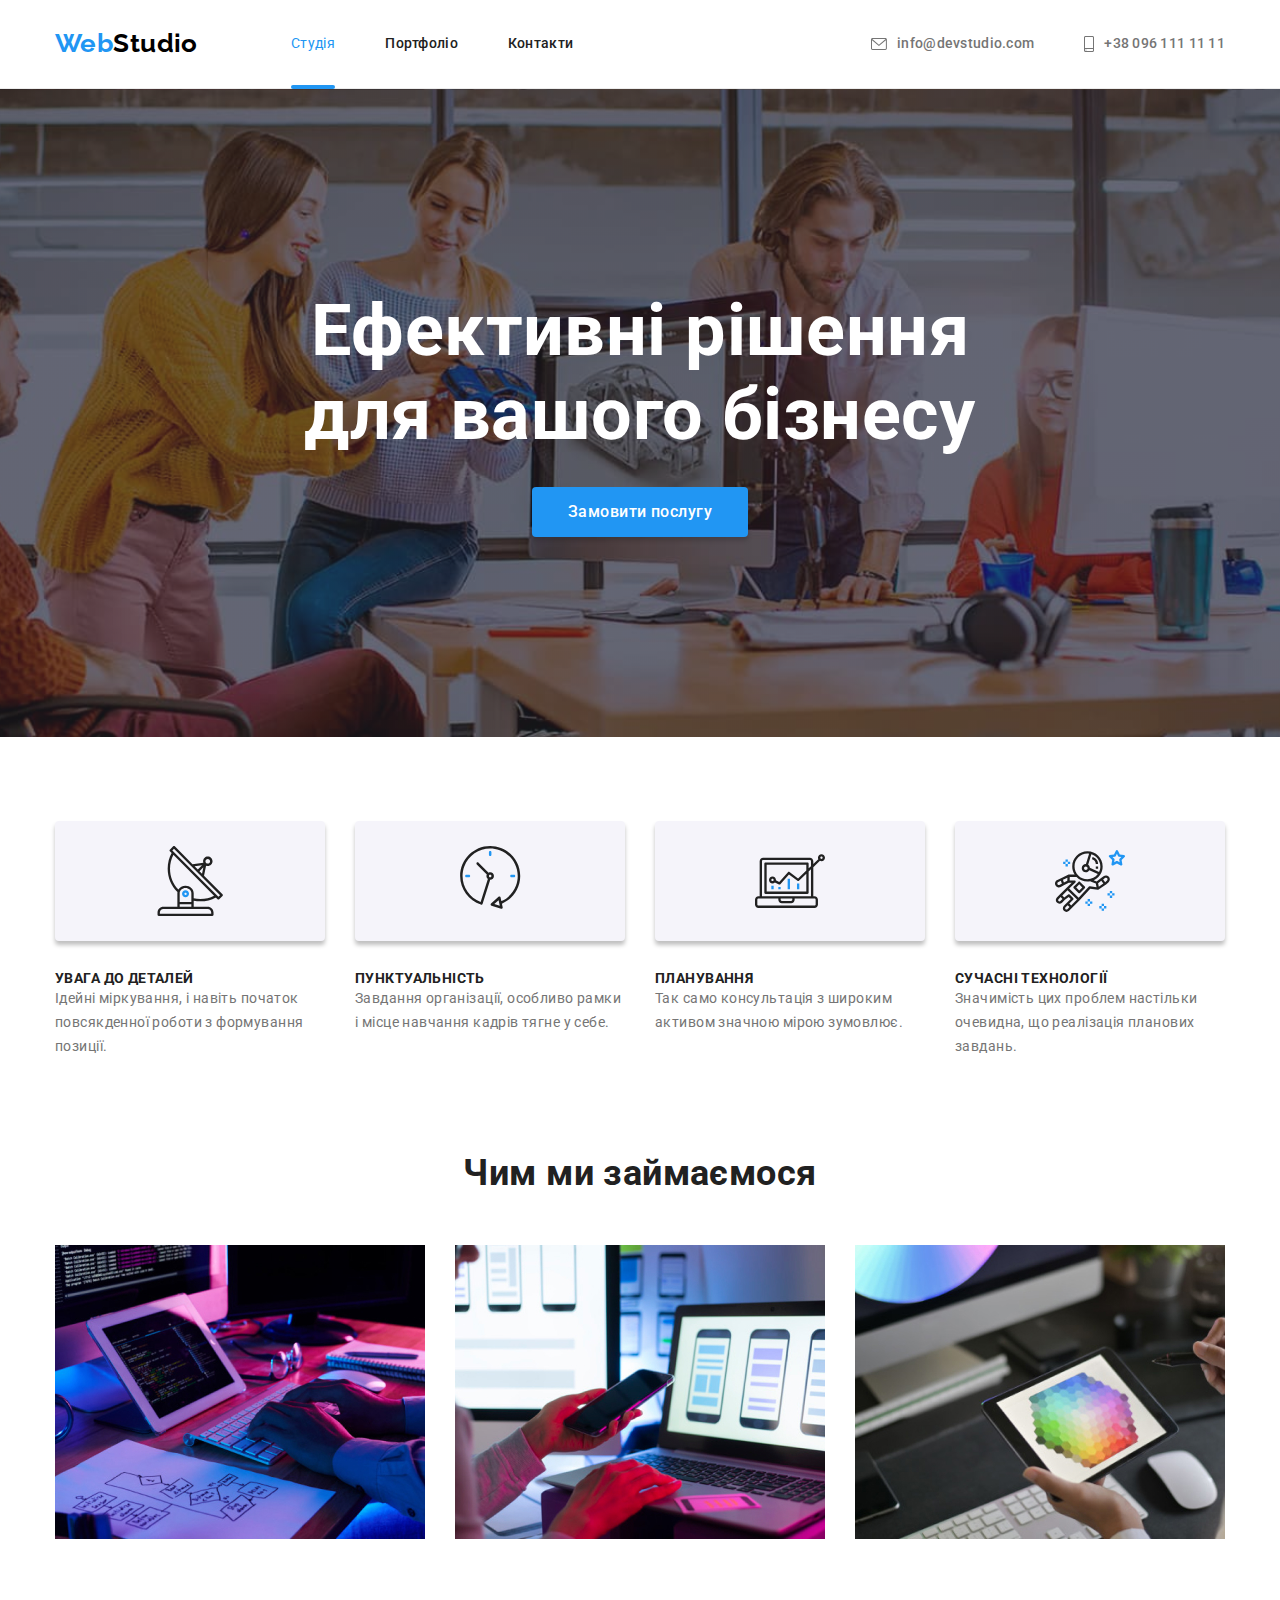
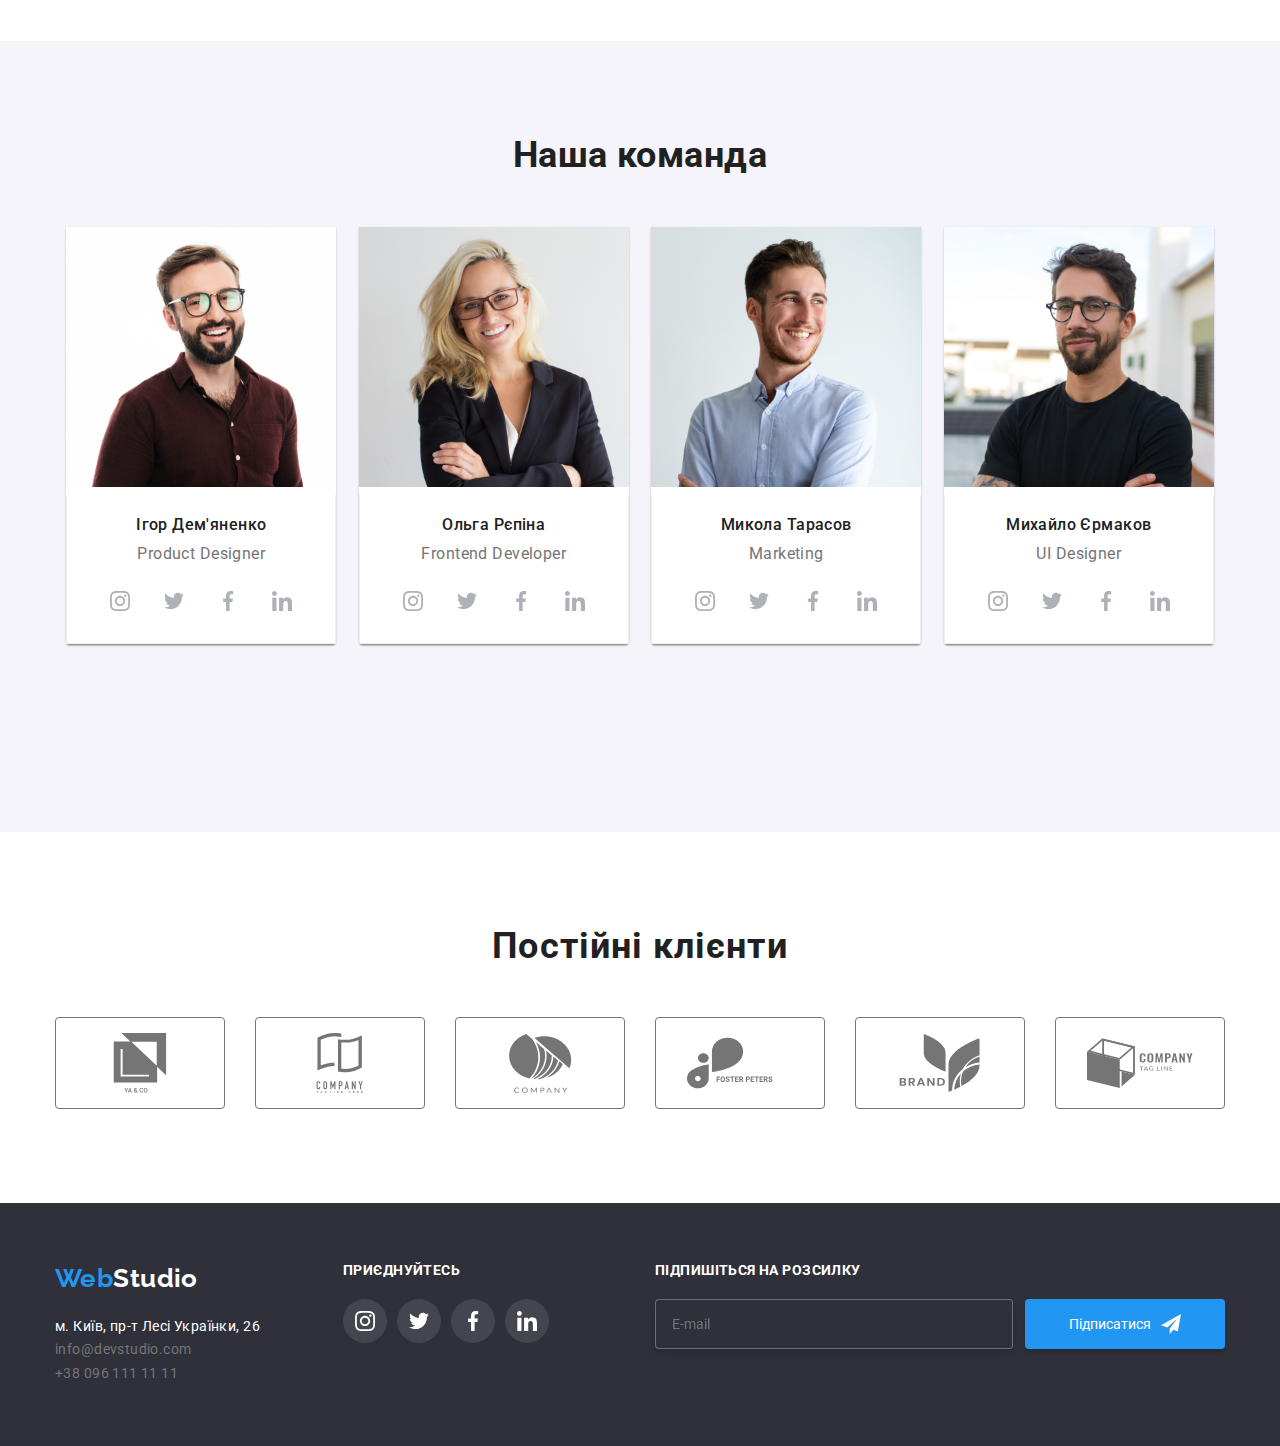
<file: index.html>
<!DOCTYPE html>
<html lang="uk">
  <head>
    <meta charset="UTF-8" />
    <meta http-equiv="X-UA-Compatible" content="IE=edge" />
    <meta name="viewport" content="width=device-width, initial-scale=1.0" />
    <title>Студія</title>
    <link rel="preconnect" href="https://fonts.googleapis.com" />
    <link rel="preconnect" href="https://fonts.gstatic.com" crossorigin />
    <link
      href="https://fonts.googleapis.com/css2?family=Raleway:wght@700&family=Roboto:wght@400;500;700;900&display=swap"
      rel="stylesheet"
    />
    <link
      rel="stylesheet"
      href="https://cdnjs.cloudflare.com/ajax/libs/modern-normalize/1.1.0/modern-normalize.min.css"
    />
    <link rel="stylesheet" href="./css/styles.css" />
  </head>
  <!-- сторінка -->
  <body class="page">
    <!-- shapka -->
    <header class="header">
      <!-- контейнер -->
      <div class="container">
        <!-- навігація сторінки -->
        <nav class="site-nav">
          <!-- logo -->
          <a class="link-logo" href="./index.html"><span class="accent">Web</span>Studio</a>
          <!-- лінки навігації -->
          <ul class="header-list">
            <li>
              <a class="header-link-current" href="./index.html">Студія</a>
            </li>
            <li>
              <a class="header-link" href="./portfolio.html">Портфоліо</a>
            </li>
            <li>
              <a class="header-link" href="">Контакти</a>
            </li>
          </ul>
        </nav>
        <!-- інфо посилання -->
        <ul class="header-list">
          <li class="item">
            <a class="link-info" href="mailto:info@devstudio.com">
              <svg class="icon" width="16" height="12">
                <use href="./img/symbol-defs.svg#icon-mail"></use>
              </svg>
              info@devstudio.com</a
            >
          </li>
          <li class="item">
            <a class="link-info" href="tel:+380961111111">
              <svg class="icon" width="10" height="16">
                <use href="./img/symbol-defs.svg#icon-smartphone"></use>
              </svg>
              +38 096 111 11 11</a
            >
          </li>
        </ul>
      </div>
    </header>

    <main class="main">
      <section class="hero">
        <div class="container">
          <h1 class="hero-title">Ефективні рішення для вашого бізнесу</h1>
          <button class="button primary" type="button" data-modal-open>Замовити послугу</button>
        </div>
      </section>

      <section class="features">
        <div class="container">
          <h2 class="visually-hidden">Особливості нашої компанії</h2>
          <ul class="features-list">
            <li class="list-item">
              <div class="wrapper">
                <svg class="icon" width="70" height="70">
                  <use href="./img/symbol-defs.svg#icon-antenna"></use>
                </svg>
              </div>
              <h3 class="features-title">Увага до деталей</h3>
              <p class="features-description">
                Ідейні міркування, і навіть початок повсякденної роботи з формування позиції.
              </p>
            </li>
            <li class="list-item">
              <div class="wrapper">
                <svg class="icon" width="70" height="70">
                  <use href="./img/symbol-defs.svg#icon-clock"></use>
                </svg>
              </div>
              <h3 class="features-title">Пунктуальність</h3>
              <p class="features-description">
                Завдання організації, особливо рамки і місце навчання кадрів тягне у себе.
              </p>
            </li>
            <li class="list-item">
              <div class="wrapper">
                <svg class="icon" width="70" height="70">
                  <use href="./img/symbol-defs.svg#icon-diagram"></use>
                </svg>
              </div>
              <h3 class="features-title">Планування</h3>
              <p class="features-description">
                Так само консультація з широким активом значною мірою зумовлює.
              </p>
            </li>
            <li class="list-item">
              <div class="wrapper">
                <svg class="icon" width="70" height="70">
                  <use href="./img/symbol-defs.svg#icon-astronaut"></use>
                </svg>
              </div>
              <h3 class="features-title">Сучасні технології</h3>
              <p class="features-description">
                Значимість цих проблем настільки очевидна, що реалізація планових завдань.
              </p>
            </li>
          </ul>
        </div>
      </section>

      <section class="work-examples">
        <div class="container">
          <h2 class="work-title">Чим ми займаємося</h2>
          <ul class="work-list">
            <li>
              <img src="./img/box-1.jpg" alt="Людина працює за комп'ютером" width="370" />
            </li>
            <li>
              <img src="./img/box-2.jpg" alt="Людина працює за комп'ютером" width="370" />
            </li>

            <li>
              <img src="./img/box-3.jpg" alt="Людина працює за комп'ютером" width="370" />
            </li>
          </ul>
        </div>
      </section>

      <section class="team">
        <div class="container">
          <h2 class="team-primary-title">Наша команда</h2>
          <ul class="team-list">
            <li class="card-item">
              <img
                src="./img/card-ihor.jpg"
                alt="Дизайнер Ігор Дем'яненко"
                width="270"
                height="260"
              />
              <div class="title-box">
                <h3 class="team-title">Ігор Дем'яненко</h3>
                <p class="team-description" lang="en">Product Designer</p>
                <ul class="list social-net-list">
                  <li class="item">
                    <a class="link" href="https://www.instagram.com/">
                      <svg class="icon" width="20" height="20">
                        <use href="./img/symbol-defs.svg#icon-instagram"></use>
                      </svg>
                    </a>
                  </li>
                  <li class="item">
                    <a class="link" href="https://www.twitter.com/">
                      <svg class="icon" width="20" height="20">
                        <use href="./img/symbol-defs.svg#icon-twitter"></use>
                      </svg>
                    </a>
                  </li>
                  <li class="item">
                    <a class="link" href="https://www.facebook.com/">
                      <svg class="icon" width="20" height="20">
                        <use href="./img/symbol-defs.svg#icon-facebook"></use>
                      </svg>
                    </a>
                  </li>
                  <li class="item">
                    <a class="link" href="https://www.linkedin.com/">
                      <svg class="icon" width="20" height="20">
                        <use href="./img/symbol-defs.svg#icon-linkedin"></use>
                      </svg>
                    </a>
                  </li>
                </ul>
              </div>
            </li>
            <li class="card-item">
              <img
                src="./img/card-olga.jpg"
                alt="Фронт Енд розробник Ольга Рєпіна"
                width="270"
                height="260"
              />
              <div class="title-box">
                <h3 class="team-title">Ольга Рєпіна</h3>
                <p class="team-description" lang="en">Frontend Developer</p>
                <ul class="list social-net-list">
                  <li class="item">
                    <a class="link" href="https://www.instagram.com/">
                      <svg class="icon" width="20" height="20">
                        <use href="./img/symbol-defs.svg#icon-instagram"></use>
                      </svg>
                    </a>
                  </li>
                  <li class="item">
                    <a class="link" href="https://www.twitter.com/">
                      <svg class="icon" width="20" height="20">
                        <use href="./img/symbol-defs.svg#icon-twitter"></use>
                      </svg>
                    </a>
                  </li>
                  <li class="item">
                    <a class="link" href="https://www.facebook.com/">
                      <svg class="icon" width="20" height="20">
                        <use href="./img/symbol-defs.svg#icon-facebook"></use>
                      </svg>
                    </a>
                  </li>
                  <li class="item">
                    <a class="link" href="https://www.linkedin.com/">
                      <svg class="icon" width="20" height="20">
                        <use href="./img/symbol-defs.svg#icon-linkedin"></use>
                      </svg>
                    </a>
                  </li>
                </ul>
              </div>
            </li>
            <li class="card-item">
              <img
                src="./img/card-mykola.jpg"
                alt="Маркетолог Микола Тарасов"
                width="270"
                height="260"
              />
              <div class="title-box">
                <h3 class="team-title">Микола Тарасов</h3>
                <p class="team-description" lang="en">Marketing</p>
                <ul class="list social-net-list">
                  <li class="item">
                    <a class="link" href="https://www.instagram.com/">
                      <svg class="icon" width="20" height="20">
                        <use href="./img/symbol-defs.svg#icon-instagram"></use>
                      </svg>
                    </a>
                  </li>
                  <li class="item">
                    <a class="link" href="https://www.twitter.com/">
                      <svg class="icon" width="20" height="20">
                        <use href="./img/symbol-defs.svg#icon-twitter"></use>
                      </svg>
                    </a>
                  </li>
                  <li class="item">
                    <a class="link" href="https://www.facebook.com/">
                      <svg class="icon" width="20" height="20">
                        <use href="./img/symbol-defs.svg#icon-facebook"></use>
                      </svg>
                    </a>
                  </li>
                  <li class="item">
                    <a class="link" href="https://www.linkedin.com/">
                      <svg class="icon" width="20" height="20">
                        <use href="./img/symbol-defs.svg#icon-linkedin"></use>
                      </svg>
                    </a>
                  </li>
                </ul>
              </div>
            </li>
            <li class="card-item">
              <img
                src="./img/card-myhailo.jpg"
                alt="Дизайнер Михайло Єрамаков"
                width="270"
                height="260"
              />
              <div class="title-box">
                <h3 class="team-title">Михайло Єрмаков</h3>
                <p class="team-description" lang="en">UI Designer</p>
                <ul class="list social-net-list">
                  <li class="item">
                    <a class="link" href="https://www.instagram.com/">
                      <svg class="icon" width="20" height="20">
                        <use href="./img/symbol-defs.svg#icon-instagram"></use>
                      </svg>
                    </a>
                  </li>
                  <li class="item">
                    <a class="link" href="https://www.twitter.com/">
                      <svg class="icon" width="20" height="20">
                        <use href="./img/symbol-defs.svg#icon-twitter"></use>
                      </svg>
                    </a>
                  </li>
                  <li class="item">
                    <a class="link" href="https://www.facebook.com/">
                      <svg class="icon" width="20" height="20">
                        <use href="./img/symbol-defs.svg#icon-facebook"></use>
                      </svg>
                    </a>
                  </li>
                  <li class="item">
                    <a class="link" href="https://www.linkedin.com/">
                      <svg class="icon" width="20" height="20">
                        <use href="./img/symbol-defs.svg#icon-linkedin"></use>
                      </svg>
                    </a>
                  </li>
                </ul>
              </div>
            </li>
          </ul>
        </div>
      </section>

      <!-- Clients section -->
      <section class="section clients">
        <div class="container">
          <h2 class="section-title">Постійні клієнти</h2>
          <ul class="list clients-list">
            <li class="item client">
              <a class="link" href="https://www.company.com/">
                <svg class="icon" width="106" height="60">
                  <use href="./img/symbol-defs.svg#icon-yaco"></use>
                </svg>
              </a>
            </li>
            <li class="item client">
              <a class="link" href="https://www.company.com/">
                <svg class="icon" width="106" height="60">
                  <use href="./img/symbol-defs.svg#icon-companytagline"></use>
                </svg>
              </a>
            </li>
            <li class="item client">
              <a class="link" href="https://www.company.com/">
                <svg class="icon" width="106" height="60">
                  <use href="./img/symbol-defs.svg#icon-company"></use>
                </svg>
              </a>
            </li>
            <li class="item client">
              <a class="link" href="https://www.company.com/">
                <svg class="icon" width="106" height="60">
                  <use href="./img/symbol-defs.svg#icon-foster"></use>
                </svg>
              </a>
            </li>
            <li class="item client">
              <a class="link" href="https://www.company.com/">
                <svg class="icon" width="106" height="60">
                  <use href="./img/symbol-defs.svg#icon-brand"></use>
                </svg>
              </a>
            </li>
            <li class="item client">
              <a class="link" href="https://www.company.com/">
                <svg class="icon" width="106" height="60">
                  <use href="./img/symbol-defs.svg#icon-object"></use>
                </svg>
              </a>
            </li>
          </ul>
        </div>
      </section>
    </main>

    <!-- Site footer -->
    <footer class="footer">
      <div class="container">
        <div class="wrapper">
          <!-- Web-studio Logo -->
          <a class="link logo" href="./index.html"><span class="accent">Web</span>Studio</a>
          <!-- Web-studio contacts -->
          <address class="contacts">
            <ul class="footer-list list">
              <li class="item">
                <a class="link gmaps" href="https://goo.gl/maps/LqEMvfZFrGtLSNi77" target="_blank"
                  >м. Київ, пр-т Лесі Українки, 26
                </a>
              </li>
              <li class="item">
                <a class="link contact" href="mailto:info@devstudio.com">info@devstudio.com</a>
              </li>
              <li class="item">
                <a class="link contact" href="tel:+380961111111">+38 096 111 11 11</a>
              </li>
            </ul>
          </address>
        </div>
        <div class="wrapper social-wrapper">
          <h3 class="title">Приєднуйтесь</h3>
          <ul class="list social-net-list">
            <li class="item">
              <a class="link" href="https://www.instagram.com/">
                <svg class="icon" width="20" height="20">
                  <use href="./img/symbol-defs.svg#icon-instagram"></use>
                </svg>
              </a>
            </li>
            <li class="item">
              <a class="link" href="https://www.twitter.com/">
                <svg class="icon" width="20" height="20">
                  <use href="./img/symbol-defs.svg#icon-twitter"></use>
                </svg>
              </a>
            </li>
            <li class="item">
              <a class="link" href="https://www.facebook.com/">
                <svg class="icon" width="20" height="20">
                  <use href="./img/symbol-defs.svg#icon-facebook"></use>
                </svg>
              </a>
            </li>
            <li class="item">
              <a class="link" href="https://www.linkedin.com/">
                <svg class="icon" width="20" height="20">
                  <use href="./img/symbol-defs.svg#icon-linkedin"></use>
                </svg>
              </a>
            </li>
          </ul>
        </div>
        <div class="fooler-field folow">
          <h3 class="footer-title">Підпишіться на розсилку</h3>
          <ul class="footer-wrapp">
            <li><input class="footer-input" type="mail" name="mail" placeholder="E-mail" /></li>
            <li>
              <button class="footer-button">
                Підписатися
                <svg class="footer-icon" width="20" height="20">
                  <use href="./img/symbol-defs.svg#icon-icon-send"></use>
                </svg>
              </button>
            </li>
          </ul>
        </div>
      </div>
    </footer>

    <!-- modal window -->
    <div class="backdrop is-hidden" data-modal>
      <div class="modal">
        <button class="close-button" type="button" data-modal-close>
          <svg class="icon" width=".section.clients .client:hover," height="18">
            <use href="./img/symbol-defs.svg#icon-close-black"></use>
          </svg>
        </button>
        <form class="form">
          <h3 class="modal-title">Залиште свої дані, ми вам передзвонимо</h3>
          <div class="form-field">
            <label class="form-label">
              Ім'я
              <div class="icon-wrapper">
                <input class="form-input" type="name" name="username" />
                <svg class="icon" width="18" height="18">
                  <use href="./img/symbol-defs.svg#icon-person"></use>
                </svg>
              </div>
            </label>
          </div>

          <div class="form-field">
            <label class="form-label">
              Телефон
              <div class="icon-wrapper">
                <input class="form-input" type="tel" name="telephone" />
                <svg class="icon" width="18" height="18">
                  <use href="./img/symbol-defs.svg#icon-tel"></use>
                </svg>
              </div>
            </label>
          </div>

          <div class="form-field">
            <label class="form-label">
              Пошта
              <div class="icon-wrapper">
                <input class="form-input" type="mail" name="mail" />
                <svg class="icon" width="18" height="18">
                  <use href="./img/symbol-defs.svg#icon-mailblack"></use>
                </svg>
              </div>
            </label>
          </div>

          <div class="form-coment">
            <label for="feedback">Коментар</label>
            <textarea
              class="coment"
              name="feedback"
              rows="5"
              id="feedback"
              placeholder="Введіть текст"
            ></textarea>
          </div>

          <div class="form-agreement">
            <label class="form-checkbox">
              <input type="checkbox" class="input-checkbox visually-hidden" />
              <span class="checkbox"></span>
              <span
                >Погоджуюся з розсилкою та приймаю
                <a class="privacy-link" href="">Умови договору</a></span
              >
            </label>
          </div>
          <button class="submit-button" type="submit">Відправити</button>
        </form>
      </div>
    </div>
    <script src="./js/modal.js"></script>
  </body>
</html>
</file>
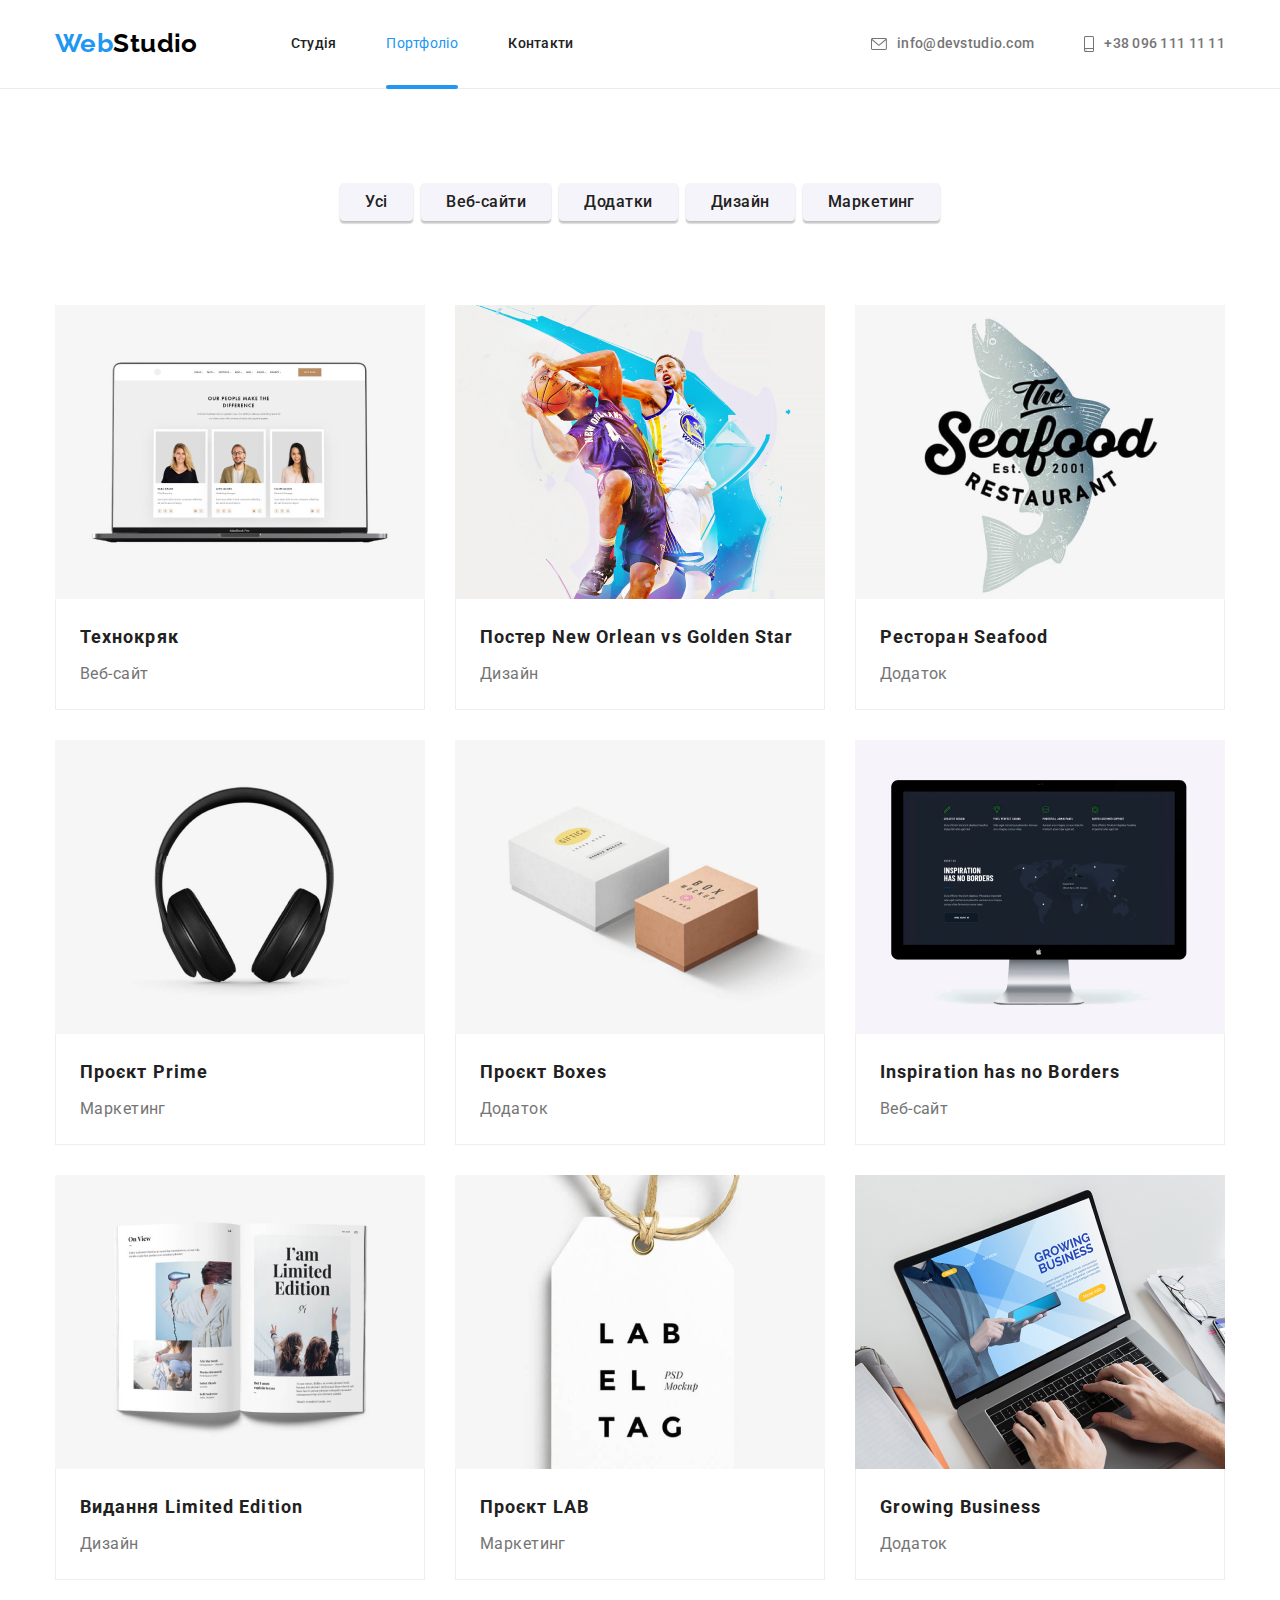
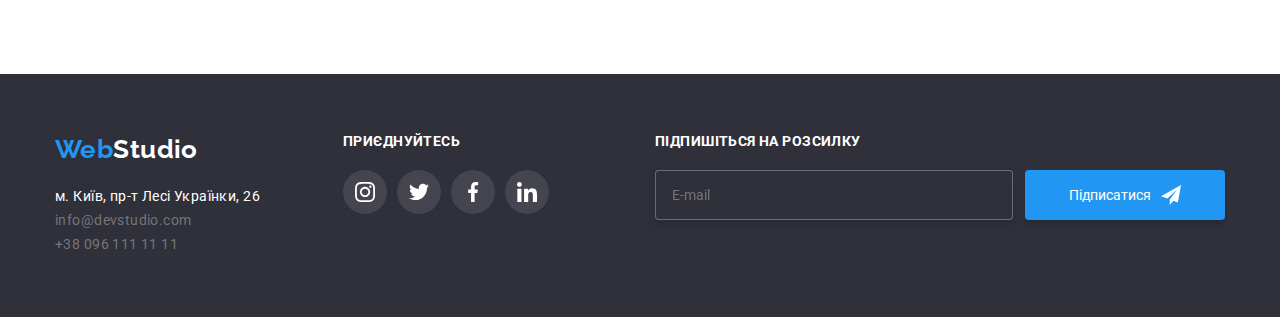
<file: portfolio.html>
<!DOCTYPE html>
<html lang="uk">

<head>
  <meta charset="UTF-8" />
  <meta http-equiv="X-UA-Compatible" content="IE=edge" />
  <meta name="viewport" content="width=device-width, initial-scale=1.0" />
  <title>Портфоліо</title>
    <link rel="preconnect" href="https://fonts.googleapis.com" />
    <link rel="preconnect" href="https://fonts.gstatic.com" crossorigin />
    <link
      href="https://fonts.googleapis.com/css2?family=Raleway:wght@700&family=Roboto:wght@400;500;700;900&display=swap"
      rel="stylesheet"
    />
    <link
      rel="stylesheet"
      href="https://cdnjs.cloudflare.com/ajax/libs/modern-normalize/1.1.0/modern-normalize.min.css"
    />
    <link rel="stylesheet" href="./css/styles.css" />
  </head>
  <!-- сторінка -->

<body class="page">
  <!-- контейнер -->
  <header class="header">
    <!-- контейнер -->
    <div class="container">
      <!-- навігація сторінки -->
      <nav class="site-nav">
        <!-- logo -->
        <a class="link-logo" href="./index.html"><span class="accent">Web</span>Studio</a>
        <!-- лінки навігації -->
        <ul class="header-list">
          <li>
            <a class="header-link" href="./index.html">Студія</a>
          </li>
          <li>
            <a class="header-link-current" href="./portfolio.html">Портфоліо</a>
          </li>
          <li>
            <a class="header-link" href="">Контакти</a>
          </li>
        </ul>
      </nav>
      <!-- інфо посилання -->
      <ul class="header-list">
        <li class="item">
          <a class="link-info" href="mailto:info@devstudio.com">
            <svg class="icon" width="16" height="12">
              <use href="./img/symbol-defs.svg#icon-mail"></use>
            </svg>
            info@devstudio.com</a>
        </li>
        <li class="item">
          <a class="link-info" href="tel:+380961111111">
            <svg class="icon" width="10" height="16">
              <use href="./img/symbol-defs.svg#icon-smartphone"></use>
            </svg>
            +38 096 111 11 11</a>
        </li>
      </ul>
    </div>
  </header>
  
  <div class="container">
    <main class="main">
      <section class="section projects">
        <ul class="list filter">
          <li><button class="button secondary tiny active" type="button">Усі</button></li>
          <li><button class="button secondary" type="button">Веб-сайти</button></li>
          <li><button class="button secondary" type="button">Додатки</button></li>
          <li><button class="button secondary" type="button">Дизайн</button></li>
          <li><button class="button secondary" type="button">Маркетинг</button></li>
        </ul>
        <h1 class="visually-hidden">Наші роботи</h1>
        <ul class="list projects-list">
          <li class="portfolio-card">
            <a class="link" href="">
              <div class="product-thumb">
                <img class="img" src="./img/card-notebook.jpg" alt="Приклад роботи студії під назвою Технокряк"
                  width="370"/>
                <div class="overlay">
                  <p class="product-thumb description">
                    Ресурс пропонує комплексні пропозиції з різним рівнем функціоналу та сервісів. Все
                    це дозволить відвідувачу отримати вичерпні відомості про компанію чи приватну
                    особу.
                  </p>
                </div>
              </div>
              <div class="title-box">
                <h3 class="title">Технокряк</h3>
                <p class="project-description">Веб-сайт</p>
              </div>
            </a>
            </article>
          </li>
          <li class="portfolio-card">
            <a class="link" href="">
              <div class="product-thumb">
                <img class="img" src="./img/card-basket.jpg" alt="Приклад роботи студії під назвою Постер New Orlean vs Golden Star" width="370" />
                <div class="overlay">
                  <p class="product-thumb description">
                    Ресурс пропонує комплексні пропозиції з різним рівнем функціоналу та сервісів. Все
                    це дозволить відвідувачу отримати вичерпні відомості про компанію чи приватну
                    особу.
                  </p>
                </div>
              </div>
              <div class="title-box">
                <h3 class="title">Постер New Orlean vs Golden Star</h3>
                <p class="project-description">Дизайн</p>
              </div>
            </a>
          </li>
          <li class="portfolio-card">
            <a class="link" href="">
              <div class="product-thumb">
                <img class="img" src="./img/card-seafood.jpg" alt="Приклад роботи студії під назвою Ресторан Seafood"
                  width="370" />
                  <div class="overlay">
                    <p class="product-thumb description">
                      Ресурс пропонує комплексні пропозиції з різним рівнем функціоналу та сервісів. Все
                      це дозволить відвідувачу отримати вичерпні відомості про компанію чи приватну
                      особу.
                    </p>
                  </div>
              </div>
              <div class="title-box">
                <h3 class="title">Ресторан Seafood</h3>
                <p class="project-description">Додаток</p>
              </div>
            </a>
          </li>
          <li class="portfolio-card">
            <a class="link" href="">
              <div class="product-thumb">
                <img class="img" src="./img/card-headphone.jpg" alt="Приклад роботи студії під назвою Проєкт Prime"
                  width="370" />
                  <div class="overlay">
                    <p class="product-thumb description">
                      Ресурс пропонує комплексні пропозиції з різним рівнем функціоналу та сервісів. Все
                      це дозволить відвідувачу отримати вичерпні відомості про компанію чи приватну
                      особу.
                    </p>
                  </div>
              </div>
              <div class="title-box">
                <h3 class="title">Проєкт Prime</h3>
                <p class="project-description">Маркетинг</p>
              </div>
            </a>
          </li>
          <li class="portfolio-card">
            <a class="link" href="">
              <div class="product-thumb">
                <img class="img" src="./img/card-boxes.jpg" alt="Приклад роботи студії під назвою Проєкт Boxes"
                  width="370" />
                  <div class="overlay">
                    <p class="product-thumb description">
                      Ресурс пропонує комплексні пропозиції з різним рівнем функціоналу та сервісів. Все
                      це дозволить відвідувачу отримати вичерпні відомості про компанію чи приватну
                      особу.
                    </p>
                  </div>
              </div>
              <div class="title-box">
                <h3 class="title">Проєкт Boxes</h3>
                <p class="project-description">Додаток</p>
              </div>
            </a>
          </li>
          <li class="portfolio-card">
            <a class="link" href="">
              <div class="product-thumb">
                <img class="img" src="./img/card-mac.jpg"
                  alt="Приклад роботи студії під назвою Inspiration has no Borders" width="370" />
                  <div class="overlay">
                    <p class="product-thumb description">
                      Ресурс пропонує комплексні пропозиції з різним рівнем функціоналу та сервісів. Все
                      це дозволить відвідувачу отримати вичерпні відомості про компанію чи приватну
                      особу.
                    </p>
                  </div>
              </div>
              <div class="title-box">
                <h3 class="title">Inspiration has no Borders</h3>
                <p class="project-description">Веб-сайт</p>
              </div>
            </a>
          </li>
          <li class="portfolio-card">
            <a class="link" href="">
              <div class="product-thumb">
                <img class="img" src="./img/card-magazine.jpg"
                  alt="Приклад роботи студії під назвою Видання Limited Edition" width="370" />
                  <div class="overlay">
                    <p class="product-thumb description">
                      Ресурс пропонує комплексні пропозиції з різним рівнем функціоналу та сервісів. Все
                      це дозволить відвідувачу отримати вичерпні відомості про компанію чи приватну
                      особу.
                    </p>
                  </div>
              </div>
              <div class="title-box">
                <h3 class="title">Видання Limited Edition</h3>
                <p class="project-description">Дизайн</p>
              </div>
            </a>
          </li>
          <li class="portfolio-card">
            <a class="link" href="">
              <div class="product-thumb">
                <img class="img" src="./img/card-lab.jpg" alt="Приклад роботи студії під назвою Проєкт LAB"
                  width="370" />
                  <div class="overlay">
                    <p class="product-thumb description">
                      Ресурс пропонує комплексні пропозиції з різним рівнем функціоналу та сервісів. Все
                      це дозволить відвідувачу отримати вичерпні відомості про компанію чи приватну
                      особу.
                    </p>
                  </div>
              </div>
              <div class="title-box">
                <h3 class="title">Проєкт LAB</h3>
                <p class="project-description">Маркетинг</p>
              </div>
            </a>
          </li>
          <li class="portfolio-card">
            <a class="link" href="">
              <div class="product-thumb">
                <img class="img" src="./img/card-buisness.jpg" alt="Приклад роботи студії під назвою Growing Business"
                  width="370" />
                  <div class="overlay">
                    <p class="product-thumb description">
                      Ресурс пропонує комплексні пропозиції з різним рівнем функціоналу та сервісів. Все
                      це дозволить відвідувачу отримати вичерпні відомості про компанію чи приватну
                      особу.
                    </p>
                  </div>
              </div>
              <div class="title-box">
                <h3 class="title">Growing Business</h3>
                <p class="project-description">Додаток</p>
              </div>
            </a>
          </li>
        </ul>
      </section>
    </main>
  </div>

  <!-- Site footer -->
  <footer class="footer">
    <div class="container">
      <div class="wrapper">
        <!-- Web-studio Logo -->
        <a class="link logo" href="./index.html"><span class="accent">Web</span>Studio</a>
        <!-- Web-studio contacts -->
        <address class="contacts">
          <ul class="footer-list list">
            <li class="item">
              <a class="link gmaps" href="https://goo.gl/maps/LqEMvfZFrGtLSNi77" target="_blank"
                >м. Київ, пр-т Лесі Українки, 26
              </a>
            </li>
            <li class="item">
              <a class="link contact" href="mailto:info@devstudio.com">info@devstudio.com</a>
            </li>
            <li class="item">
              <a class="link contact" href="tel:+380961111111">+38 096 111 11 11</a>
            </li>
          </ul>
        </address>
      </div>
      <div class="wrapper social-wrapper">
        <h3 class="title">Приєднуйтесь</h3>
        <ul class="list social-net-list">
          <li class="item">
            <a class="link" href="https://www.instagram.com/">
              <svg class="icon" width="20" height="20">
                <use href="./img/symbol-defs.svg#icon-instagram"></use>
              </svg>
            </a>
          </li>
          <li class="item">
            <a class="link" href="https://www.twitter.com/">
              <svg class="icon" width="20" height="20">
                <use href="./img/symbol-defs.svg#icon-twitter"></use>
              </svg>
            </a>
          </li>
          <li class="item">
            <a class="link" href="https://www.facebook.com/">
              <svg class="icon" width="20" height="20">
                <use href="./img/symbol-defs.svg#icon-facebook"></use>
              </svg>
            </a>
          </li>
          <li class="item">
            <a class="link" href="https://www.linkedin.com/">
              <svg class="icon" width="20" height="20">
                <use href="./img/symbol-defs.svg#icon-linkedin"></use>
              </svg>
            </a>
          </li>
        </ul>
      </div>
      <div class="fooler-field folow">
        <h3 class="footer-title">Підпишіться на розсилку</h3>
        <ul class="footer-wrapp">
          <li><input class="footer-input" type="mail" name="mail" placeholder="E-mail" /></li>
          <li>
            <button class="footer-button">
              Підписатися
              <svg class="footer-icon" width="20" height="20">
                <use href="./img/symbol-defs.svg#icon-icon-send"></use>
              </svg>
            </button>
          </li>
        </ul>
      </div>
    </div>
  </footer>
</body>
</html>
</file>
<file: css/styles.css>
:root {
  --primary-text-clr: #757575;
  --sec-text-clr: #ffffff;
  --title-text-clr: #212121;
  --primary-accent-clr: #2196f3;
  --sec-accent-clr: #f5f4fa;
  --primary-bkg-clr: #ffffff;
  --sec-bkg-clr: #2f303a;
  --logo-sec-clr: #000000;
  --icon-main-clr: #afb1b8;
  --portfolio-cardbg-clr: rgba(33, 150, 243, 0.9);
  --primary-fnt-size: 16px;
  --sec-fnt-size: 14px;
  --prime-letr-space: 0.03em;
  --prime-fnt-weight: 500;
  --transform-funct: cubic-bezier(0.4, 0, 0.2, 1);
}

/* reset text margin */
h1,
h2,
h3,
h4,
h5,
h6,
p {
  margin-top: 0px;
  margin-bottom: 0px;
}

ul {
  list-style: none;
  margin: 0;
  padding: 0;
}

.visually-hidden {
  position: absolute;
  width: 1px;
  height: 1px;
  margin: -1px;
  border: 0;
  padding: 0;
  white-space: nowrap;
  clip-path: inset(100%);
  clip: rect(0 0 0 0);
  overflow: hidden;
}

/* styles and color all page */
.page {
  font-family: Roboto, sans-serif;
  font-size: var(--sec-fnt-size);
  letter-spacing: var(--prime-letr-space);
  line-height: 1.71;
  background-color: var(--primary-bkg-clr);
  color: var(--primary-text-clr);
}

/* розмір, внутрішні і зовнішні відступи контейнера */
.container {
  width: 1200px;
  margin: 0 auto;
  padding-left: 15px;
  padding-right: 15px;
}

/* флекси для хедера */
.header .container {
  display: flex;
  align-items: center;
  justify-content: space-between;
}

.header {
  border-bottom: 1px solid #ececec;
}

.site-nav {
  display: flex;
  align-items: center;
}

.header-list {
  display: flex;
  align-items: center;
}

.header .item {
  display: flex;
  align-items: center;
}

/* відступи між посиланнями */
.header-list > :not(:last-child) {
  margin-right: 50px;
}

/* shapka style logo */
.link-logo {
  font-family: Raleway, sans-serif;
  font-style: normal;
  font-weight: 700;
  font-size: 26px;
  line-height: 1.2;
  color: var(--logo-sec-clr);
  text-decoration: none;
  font-style: normal;
  padding-top: 24px;
  padding-bottom: 25px;
  margin-right: 93px;
}

/* cпан колор */
.link-logo .accent {
  color: var(--primary-accent-clr);
}

/* shapka style link*/
.header-link {
  font-weight: var(--prime-fnt-weight);
  line-height: 1.14;
  letter-spacing: 0.02em;
  color: var(--title-text-clr);
  text-decoration: none;
  font-style: normal;
  /* padding-bottom: 32px;
  padding-top: 32px; */

  transition: color 250ms var(--transform-funct);
}

/* ховери і фокуси лінків */
.header-link:hover,
.header-link:focus {
  color: var(--primary-accent-clr);
}

.link-info:hover,
.link-info:focus {
  color: var(--primary-accent-clr);
}

/* лінк поточної сторінки */
.header-link-current {
  position: relative;
  display: block;
  color: var(--primary-accent-clr);
  text-decoration: none;
  padding-bottom: 32px;
  padding-top: 32px;
}

.header-link-current::after {
  position: absolute;
  content: '';
  left: 0;
  bottom: -1px;
  /* transform: translateY(1px); */
  display: block;
  width: 100%;
  height: 4px;
  background-color: var(--primary-accent-clr);
  border-radius: 2px;
}

.link-info {
  display: flex;
  align-items: center;
  font-weight: var(--prime-fnt-weight);
  line-height: 1.14;
  letter-spacing: 0.02em;
  color: var(--primary-text-clr);
  text-decoration: none;
  transition: color 250ms var(--transform-funct);
}

.link-info .icon {
  margin-right: 10px;
  fill: var(--primary-text-clr);
}

.link-info:hover .icon,
.link-info:focus .icon {
  fill: var(--primary-accent-clr);
}

/* hero */
.hero {
  font-size: 36px;
  line-height: 1.17;
  color: var(--primary-bkg-clr);
  background-color: var(--sec-bkg-clr);
  text-align: center;
  padding-top: 200px;

  background-image: linear-gradient(rgba(47, 48, 58, 0.4), rgba(47, 48, 58, 0.4)),
    url(../img/bcg.img.jpg);
  background-color: var(--sec-bkg-clr);
  /* box; */
  background-size: cover;
  background-position: center;
}

.hero-title {
  max-width: 696px;
  margin: 0 auto;
}

/* buttton */
.button {
  font-family: inherit;
  font-weight: var(--prime-fnt-weight);
  font-size: var(--primary-fnt-size);
  line-height: 1.62;
  letter-spacing: var(--prime-letr-space);
  cursor: pointer;
  transition: box-shadow 250ms var(--transform-funct), color 250ms var(--transform-funct),
    background-color 250ms var(--transform-funct);
}

.button.primary {
  box-shadow: 0px 4px 4px rgba(0, 0, 0, 0.15);
  border-radius: 4px;
  color: var(--primary-bkg-clr);
  background-color: var(--primary-accent-clr);
  padding: 10px 32px;
  min-width: 216px;
  height: 50px;
  text-align: center;
  border: 0px;
  margin-top: 30px;
  margin-bottom: 200px;
}

.features-shadow-title {
  width: 1px;
  height: 1px;
  margin: -1px;
  border: 0;
  padding: 0;
  white-space: nowrap;
  clip-path: inset(100%);
  clip: rect(0 0 0 0);
  overflow: hidden;
}

.features-title {
  font-size: var(--sec-fnt-size);
  line-height: 1.14;
  text-transform: uppercase;
  color: var(--title-text-clr);
  text-decoration: none;
  font-style: normal;

  padding-top: 30px;
}

.features-list {
  display: flex;
  justify-content: space-around;
  align-items: flex-start;
  padding-top: 84px;
}

.features-list .wrapper {
  display: flex;
  justify-content: center;
  align-items: center;
  width: 270px;
  height: 120px;
  margin: 0;
  background-color: #f5f4fa;
  border-radius: 4px;
  box-shadow: 0 4px 4px 0 rgb(0 0 0 / 25%);
}

/* відступи між посиланнями */
.features-list > :not(:last-child) {
  margin-right: 30px;
}

/* Чим ми займаємось секція */
.work-title {
  color: var(--title-text-clr);
  font-weight: 700;
  font-size: 36px;
  line-height: 1.16;
  text-align: center;
  margin-top: 94px;
}

.work-list {
  display: flex;
  justify-content: space-around;
  align-items: flex-start;
  margin-top: 50px;
  padding-bottom: 94px;
  padding-left: 0px;
  margin-bottom: 0px;
}

.work-list > :not(:last-child) {
  margin-right: 30px;
}

/* section team */
.team {
  background-color: var(--sec-accent-clr);
  padding-top: 94px;
  padding-bottom: 94px;
}

/* заголовок секції */
.team-primary-title {
  color: var(--title-text-clr);
  font-weight: 700;
  font-size: 36px;
  line-height: 1.16;
  text-align: center;
  margin-top: 0;
  margin-bottom: 50px;
}
/* текст пад фото */
.title-box {
  padding-top: 30px;
  padding-bottom: 30px;
}
/* ім'я */
.team-title {
  color: var(--title-text-clr);
  font-weight: var(--prime-fnt-weight);
  font-size: var(--primary-fnt-size);
  line-height: 1.19;
  text-align: center;
  margin: 0;
}
/* профессія */
.team-description {
  color: var(--primary-text-clr);
  font-weight: 400;
  font-size: 16px;
  line-height: 1.19;
  margin-bottom: 0;
  margin-top: 10px;
  text-align: center;
}
/* вся картка з текстом і фото */
.card-item {
  background-color: var(--primary-bkg-clr);
  box-shadow: 0px 1px 3px rgba(0, 0, 0, 0.12), 0px 1px 1px rgba(0, 0, 0, 0.14),
    0px 2px 1px rgba(0, 0, 0, 0.2);
  border-radius: 0px 0px 4px 4px;
}

.social-net-list {
  display: flex;
  width: 206px;
  margin: 16px auto 0;
  justify-content: space-between;
}

.social-net-list .link {
  display: block;
  padding: 12px;
  width: 44px;
  height: 44px;

  color: var(--icon-main-clr);

  border-radius: 50%;
  transition: color 250ms var(--transform-funct), background-color 250ms var(--transform-funct),
    fill 250ms var(--transform-funct);
}

.social-net-list .link:hover,
.social-net-list .link:focus {
  color: var(--sec-text-clr);

  background-color: var(--primary-accent-clr);

  cursor: pointer;
  outline: none;
}

.social-net-list .icon {
  fill: currentColor;
}

.team-list {
  display: flex;
  justify-content: space-around;
  align-items: flex-start;
  text-align: center;
  padding-bottom: 94px;
  margin-top: 50px;
}

/* Main Clients */
.section.clients {
  padding: 94px 0;
}
.list.clients-list {
  display: flex;
  justify-content: space-between;
}

.clients .icon {
  fill: var(--primary-text-clr);
}

.section.clients .link {
  color: var(--primary-accent-clr);

  border: 1px solid var(--primary-text-clr);
  border-radius: 4px;
  transition: border-color 250ms var(--transform-funct),
    background-color 250ms var(--transform-funct);
}
.section.clients .link:hover,
.section.clients .link:focus {
  color: var(--primary-accent-clr);

  border-color: var(--primary-accent-clr);
  border-radius: 4px;
}
.section.clients .link {
  display: flex;
  justify-content: center;
  align-items: center;
  width: 170px;
  height: 92px;
  transition: color 250ms var(--transform-funct), outline 250ms var(--transform-funct),
    border-color 250ms var(--transform-funct);
}

.section.clients .client:hover,
.section.clients .client:focus {
  color: var(--primary-accent-clr);
}

.clients-list .icon {
  fill: var(--primary-text-clr);
  transition: fill 250ms var(--transform-funct);
}

.clients-list .link:hover .icon,
.clients-list .link:focus .icon {
  fill: var(--primary-accent-clr);
}

.section.clients .section-title {
  margin-top: 0;
  margin-bottom: 50px;
  color: var(--title-text-clr);
  text-align: center;
  font-weight: 700;
  font-size: 36px;
  line-height: 1.16;
  text-align: center;
  letter-spacing: 0.03em;
}

/* Footer */

.footer {
  background-color: var(--sec-bkg-clr);
  padding-top: 60px;
  padding-bottom: 60px;
}

/* футер лінк */
.footer .link.logo {
  display: inline-block;
  margin-bottom: 20px;
  color: var(--sec-text-clr);
  font-family: Raleway, sans-serif;
  font-weight: 700;
  font-size: 26px;
  line-height: 1.2;
  text-decoration: none;
  font-style: normal;
}

.footer .accent {
  color: var(--primary-accent-clr);
}

/* Footer Contacts */
.footer .container {
  display: flex;
  justify-content: space-between;
}

.social-wrapper {
  margin-left: 70px;
}

.footer .contact {
  line-height: 1.71;
  color: var(--primary-text-clr);
  text-decoration: none;
  margin-left: 0px;
  transition: color 250ms var(--transform-funct);
}

.footer .contact:hover,
.footer .contact:focus {
  color: var(--primary-accent-clr);
}

/* Footer WebStudio Location */
.footer .gmaps {
  line-height: 1.71;
  color: var(--sec-text-clr);
  text-decoration: none;
  transition: color 250ms var(--transform-funct);
}

.footer .gmaps:hover,
.footer .gmaps:focus {
  color: var(--primary-accent-clr);
}

.footer .item > :not(:last-child) {
  margin-bottom: 9px;
}
.contacts {
  font-style: normal;
}

.footer .title {
  margin: 0;
  padding: 0;

  text-transform: uppercase;
  font-size: var(--sec-fnt-size);
  line-height: 1.14;
  letter-spacing: var(--prime-letr-space);
  color: var(--sec-text-clr);
}
.footer .social-net-list {
  display: flex;
  width: 206px;
  margin: 20px 0 0 0;
  justify-content: space-between;
}
.footer .social-net-list .item .link {
  width: 44px;
  height: 44px;

  color: var(--sec-text-clr);

  background-color: rgba(255, 255, 255, 0.1);
  border-radius: 50%;
}
.footer .social-net-list .item .link {
  display: block;
  padding: 12px;
  transition: color 250ms var(--transform-funct), background-color 250ms var(--transform-funct),
    fill 250ms var(--transform-funct);
}

.footer .social-net-list .item .link:hover,
.footer .social-net-list .item .link:focus {
  color: var(--sec-text-clr);

  background-color: var(--primary-accent-clr);

  cursor: pointer;
  outline: none;
}
.footer .social-net-list .item .icon {
  fill: currentColor;
}

.footer-title {
  margin-left: 93px;
  text-transform: uppercase;
  font-size: var(--sec-fnt-size);
  line-height: 1.14;
  letter-spacing: var(--prime-letr-space);
  color: var(--sec-text-clr);
}

.footer-input {
  margin-left: 93px;
  padding-left: 16px;
  width: 358px;
  height: 50px;
  background-color: var(--sec-bkg-clr);
  color: var(--primary-bkg-clr);
  border: 1px solid rgba(255, 255, 255, 0.3);
  filter: drop-shadow(0px 4px 4px rgba(0, 0, 0, 0.15));
  border-radius: 4px;
  transition: border 250ms var(--transform-funct);
  outline: none;
}

.footer-input:hover,
.footer-input:focus {
  border: 1px solid var(--primary-accent-clr);
}

.footer-button {
  width: 200px;
  height: 50px;
  margin-left: 12px;
  background-color: var(--primary-accent-clr);
  border: 0;
  color: var(--primary-bkg-clr);
  fill: var(--primary-bkg-clr);
  box-shadow: 0px 4px 4px rgb(0 0 0 / 15%);
  border-radius: 4px;
  display: flex;
  text-align: center;
  justify-content: center;
  align-items: center;
  cursor: pointer;
}

.footer-wrapp {
  display: flex;
  justify-content: space-around;
  align-items: flex-start;
  text-align: center;
  margin-top: 20px;
}

.footer-icon {
  margin-left: 10px;
}

/* portfolio.html */

.section.projects {
  padding: 94px 0;
}

/* кнопки сторінки "портфоліо" */
.list.filter {
  display: flex;
  justify-content: center;
  margin-bottom: 50px;
}

.list.filter:hover,
.list.filter:focus {
  color: var(--primary-accent-clr);
}

/* відступи між кнопками */
.list.filter > :not(:last-child) {
  margin-right: 8px;
}

/* другорядні кнопки */
.button.secondary {
  color: var(--title-text-clr);
  background-color: var(--sec-accent-clr);
  box-shadow: 0px 3px 1px rgba(0, 0, 0, 0.1), 0px 1px 2px rgba(0, 0, 0, 0.08),
    0px 2px 2px rgba(0, 0, 0, 0.12);
  border-radius: 4px;
  padding: 6px 25px;
  border: 0px;
  margin-bottom: 34px;
}

/* найменша кнопка */
.button.secondary.tiny {
  color: var(--title-text-clr);
  background-color: var(--sec-accent-clr);
  box-shadow: 0px 3px 1px rgba(0, 0, 0, 0.1), 0px 1px 2px rgba(0, 0, 0, 0.08),
    0px 2px 2px rgba(0, 0, 0, 0.12);
  border-radius: 4px;
  padding: 6px 22px;
  min-width: 73px;
}

.button.secondary:hover,
.button.secondary:focus {
  color: var(--sec-text-clr);
  background-color: var(--primary-accent-clr);
}

.button.active {
  background-color: var(--primary-accent-clr);
  color: var(--sec-text-clr);
}

/* position */
.projects-list {
  display: flex;
  flex-wrap: wrap;
}

/* style text */
.link {
  list-style: none;
  text-decoration: none;
}

.title-box {
  padding: 20px 24px;
  border-right: 1px solid #eeeeee;
  border-bottom: 1px solid #eeeeee;
  border-left: 1px solid #eeeeee;
}

.main .link {
  display: block;
}

/* відступи між картками */
.portfolio-card {
  width: calc((100% - 60px) / 3);
}

.portfolio-card:not(:nth-child(3n)) {
  margin-right: 30px;
}

.portfolio-card:not(:nth-last-child(-n + 3)) {
  margin-bottom: 30px;
}

.main .link:hover,
.main .link:focus {
  box-shadow: 0px 1px 1px rgba(0, 0, 0, 0.12), 0px 4px 4px rgba(0, 0, 0, 0.06),
    1px 4px 6px rgba(0, 0, 0, 0.16);
  outline: none;
}

.main .img {
  display: block;
}

/* .title-box:hover .product-thump::before {
  opacity: 1;
} */

.product-thumb {
  position: relative;
  overflow: hidden;
}

.product-thumb .overlay {
  position: absolute;
  width: 100%;
  height: 100%;
  padding: 63px 24px;
  bottom: 0;
  left: 0;
  background-color: var(--portfolio-cardbg-clr);
  transform: translateY(101%);
  transition: transform 250ms var(--transform-funct);
}
/* description in portfolio-card */
.product-thumb.description {
  margin: 0;
  width: 100%;
  height: 100%;

  font-size: 18px;
  line-height: 1.56;
  color: var(--sec-text-clr);
  color: white;
}

.portfolio-card .link:hover .overlay,
.portfolio-card .link:focus .overlay {
  transform: translateY(0);
  color: var(--primary-bkg-clr);
}

.main .title {
  margin: 0 0 4px;
  font-size: 18px;
  line-height: 2;
  letter-spacing: 0.06em;
  color: var(--title-text-clr);
}

.project-description {
  margin: 0;
  font-size: var(--primary-fnt-size);
  line-height: 1.88;
  color: var(--primary-text-clr);
  text-decoration: none;
  list-style: none;
}

/* modal window */
.backdrop {
  position: fixed;
  top: 0;
  left: 0;
  width: 100%;
  height: 100%;
  background: rgba(0, 0, 0, 0.2);
  transition: opacity 250ms var(--transform-funct), visibility 250ms var(--transform-funct);
  visibility: visible;
}

.backdrop.is-hidden {
  opacity: 0;
  pointer-events: none;
  visibility: hidden;
}

.modal {
  position: absolute;
  max-width: 528px;
  min-height: 581px;
  top: 50%;
  left: 50%;
  transform: translate(-50%, -50%);
  background-color: var(--primary-bkg-clr);
}

.close-button {
  align-items: center;
  justify-content: center;
  display: inline-flex;
  position: absolute;
  right: 8px;
  top: 8px;
  border-radius: 50%;
  background-color: var(--primary-bkg-clr);
  border: 1px solid rgba(0, 0, 0, 0.1);
  cursor: pointer;
  padding: 0;
  width: 30px;
  height: 30px;
  transition: fill 250ms var(--transform-funct);
}

.close-button:hover,
.close-button:focus {
  fill: var(--primary-accent-clr);
}

.form {
  max-width: 528px;
  padding: 40px;
  display: block;
  text-align: center;
}

.form-field {
  position: relative;
  display: flex;
  flex-direction: column;
  text-align: start;
}

.form-field > :not(:last-child) {
  margin-bottom: 10px;
}

.form-input {
  outline: none;
  padding-left: 35px;
  overflow: hidden;
  width: 100%;
  height: 40px;
  border: 1px solid rgba(33, 33, 33, 0.2);
  border-radius: 4px;
  transition: border 250ms var(--transform-funct);
}

.form-input:hover,
.form-input:focus {
  border: 1px solid var(--primary-accent-clr);
}

.form-input:hover + .icon,
.form-input:focus + .icon {
  fill: var(--primary-accent-clr);
}

.icon-wrapper {
  position: relative;
}

.form-field .icon {
  position: absolute;
  top: 50%;
  transform: translateY(-50%);
  left: 12px;
  transition: fill 250ms var(--transform-funct);
}

.icon-wrapper:hover,
.icon-wrapper:focus {
  fill: var(--primary-accent-clr);
}

.coment {
  flex-direction: column;
  outline: none;
  padding: 15px;
  width: 100%;
  height: 120px;
  border: 1px solid rgba(33, 33, 33, 0.2);
  border-radius: 4px;
  transition: border 250ms var(--transform-funct);
}

.coment:hover,
.coment:focus {
  border: 1px solid var(--primary-accent-clr);
}

.form .modal-title {
  margin-top: 0;
  margin-bottom: 30px;
  font-weight: 700;
  font-size: 20px;
  line-height: 1.15;
  text-align: center;
  color: var(--title-text-clr);
}

.form-coment {
  margin-top: 10px;
  text-align: start;
}

.field-privacy {
  margin-top: 20px;
}
.privacy-link {
  color: var(--primary-accent-clr);
}

.submit-button {
  margin-top: 30px;
  width: 200px;
  height: 50px;
  background: #2196f3;
  box-shadow: 0px 4px 4px rgba(0, 0, 0, 0.15);
  border-radius: 4px;
  font-family: 'Roboto';
  border: 0;
  cursor: pointer;
  color: var(--primary-bkg-clr);
}

.form-checkbox {
  display: inline-block;
}

.form-checkbox {
  display: block;
  position: relative;
}

.checkbox {
  display: inline-block;
  width: 16px;
  height: 15px;
  border: solid 2px var(--title-text-clr);
  border-radius: 2px;
  position: relative;
  top: 2px;
}

.input-checkbox:checked + .checkbox {
  background-image: url(../img/check.svg);
  background-color: var(--primary-accent-clr);
  border: none;
  background-repeat: no-repeat;
  background-position: center;
  transition: background-image 250ms var(--transform-funct),
    background-color 250ms var(--transform-funct);
}
</file>
